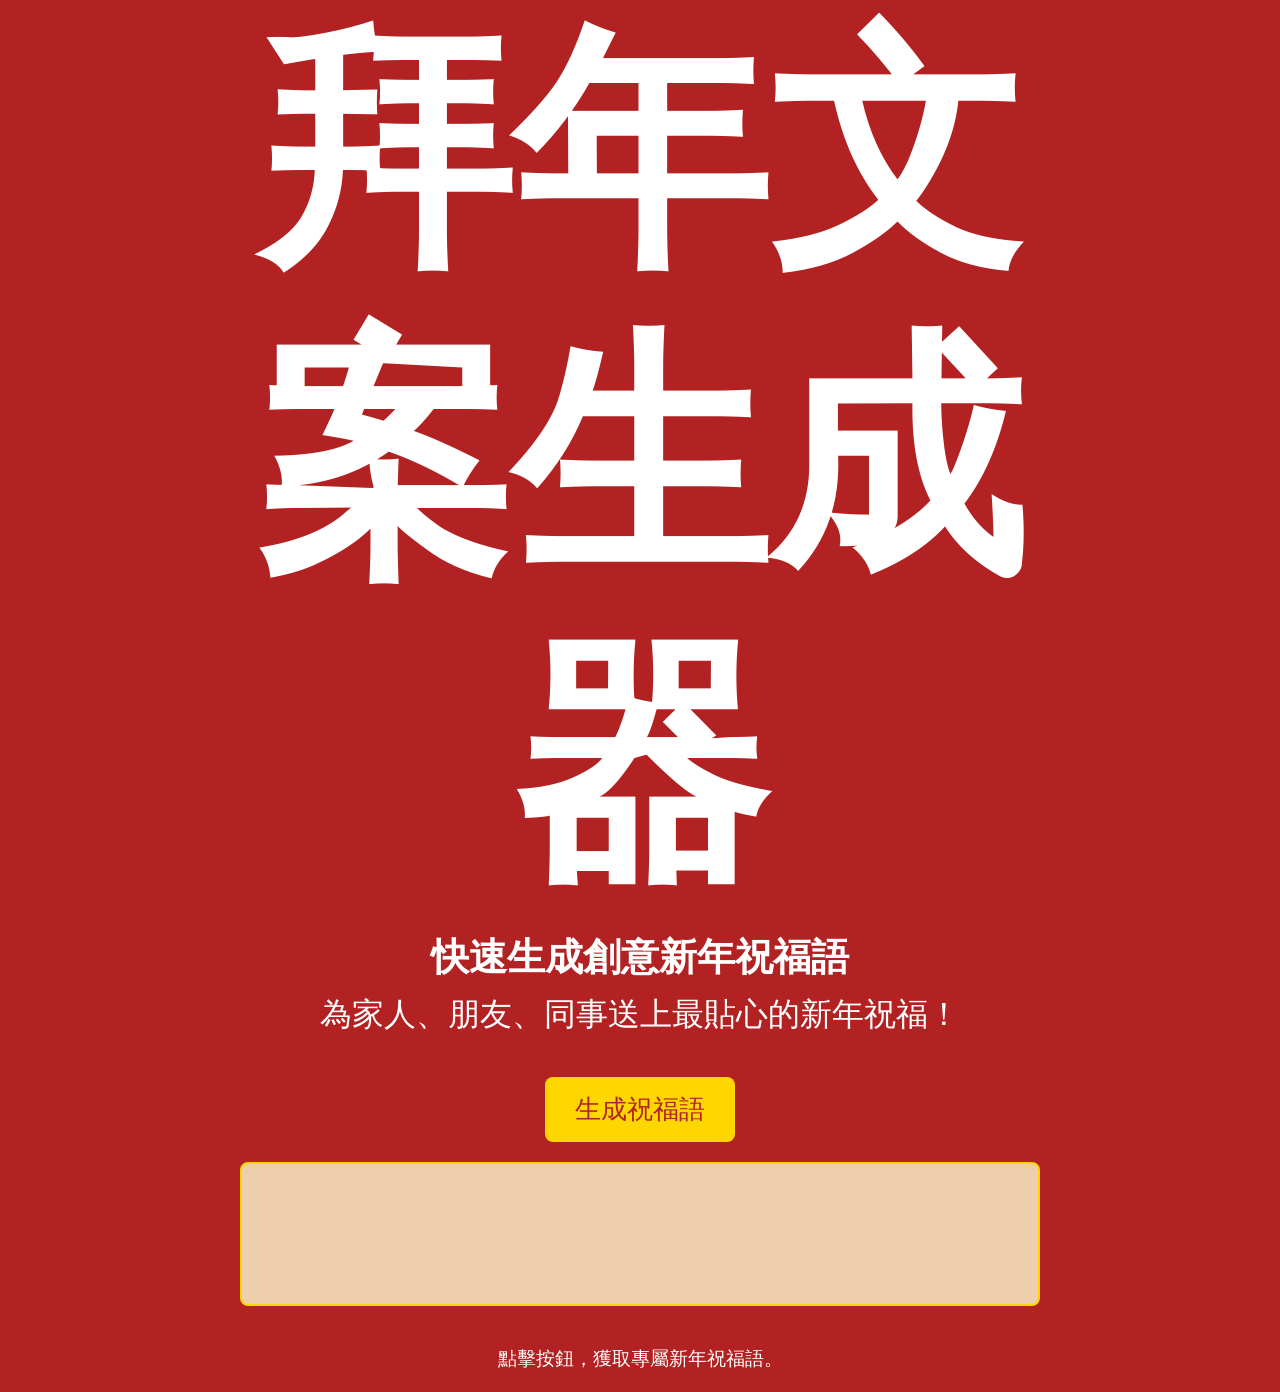
<file: index.html>
<!DOCTYPE html>
<html lang="zh-Hant">
<head>
    <meta charset="UTF-8">
    <meta name="viewport" content="width=device-width, initial-scale=1.0">
    <meta http-equiv="X-Frame-Options" content="DENY">
    <title>拜年文案生成器</title>
    <link rel="stylesheet" href="style.css">
</head>
<body>
    <div class="container">
        <header>
            <h1>拜年文案生成器</h1>
            <h2>快速生成創意新年祝福語</h2>
            <p>為家人、朋友、同事送上最貼心的新年祝福！</p>
        </header>
        
        <main>
            <div class="generator">
                <button id="generateBtn">生成祝福語</button>
                <div class="result-box" id="resultBox">
                    <div class="result-content" id="resultContent"></div>
                </div>
            </div>
        </main>
        
        <footer>
            <p>點擊按鈕，獲取專屬新年祝福語。</p>
        </footer>
    </div>
    
    <script src="script.js"></script>
</body>
</html>
</file>
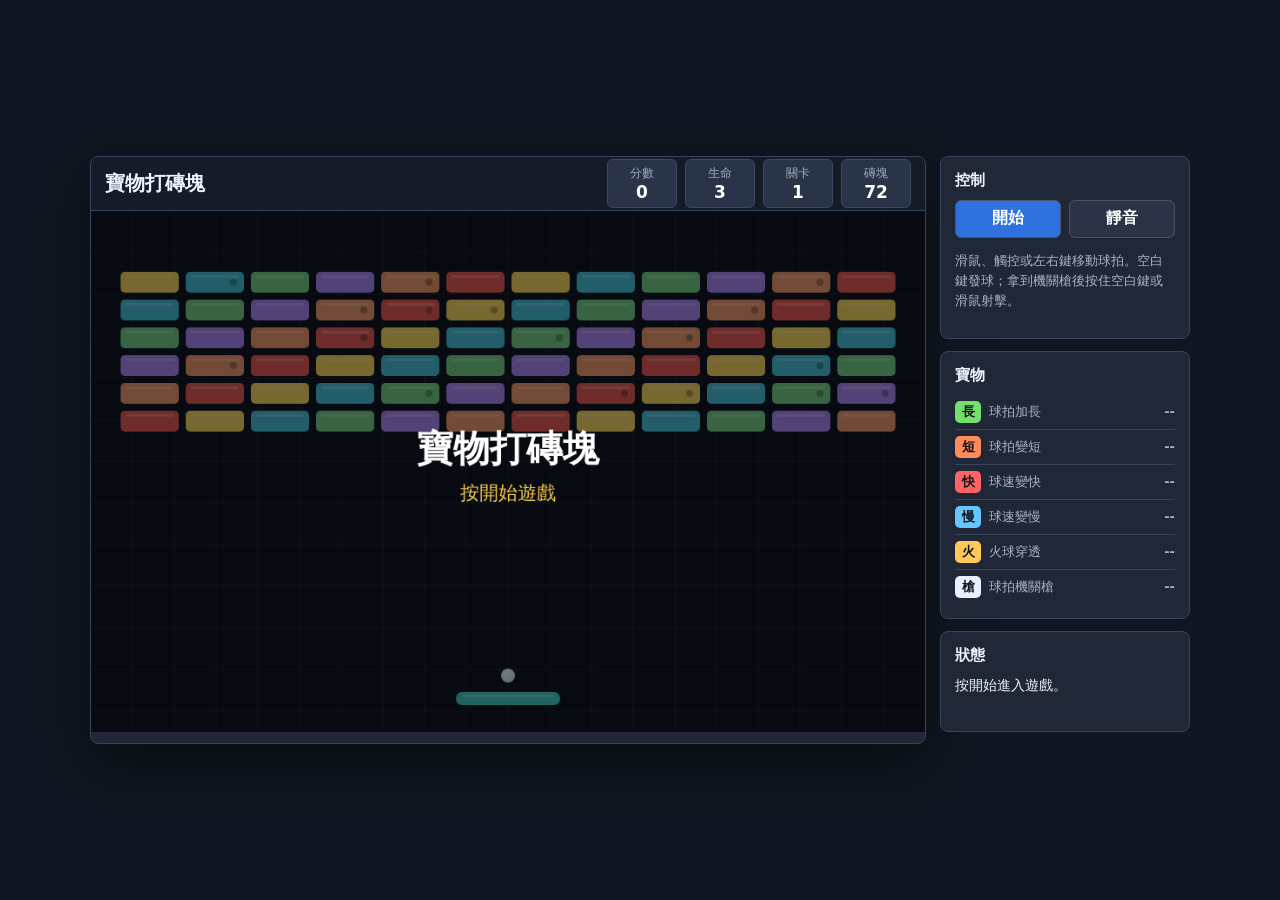
<file: breakout-treasure/index.html>
<!doctype html><html lang='zh-TW'><meta charset='utf-8'><meta name='viewport' content='width=device-width,initial-scale=1'><title>寶物打磚塊</title><style>*{box-sizing:border-box}body{margin:0;min-height:100vh;display:grid;place-items:center;background:#111722;color:#edf4ff;font-family:Segoe UI,Noto Sans TC,system-ui,sans-serif}.app{width:min(1100px,calc(100vw - 24px));display:grid;grid-template-columns:1fr 250px;gap:14px}.game{border:1px solid #38445c;background:#202838;border-radius:8px;overflow:hidden;box-shadow:0 18px 60px #0008}.bar{height:54px;display:flex;align-items:center;justify-content:space-between;padding:0 14px;background:#151b27;border-bottom:1px solid #38445c}.bar h1{font-size:20px;margin:0}.stats{display:flex;gap:8px}.stats span{min-width:70px;text-align:center;background:#2a3448;border:1px solid #3d4961;border-radius:6px;padding:5px 8px;color:#9fabbd;font-size:12px}.stats b{display:block;color:#fff;font-size:17px}canvas{display:block;width:100%;aspect-ratio:16/10;background:#101824;touch-action:none;cursor:none}.panel{border:1px solid #38445c;background:#202838;border-radius:8px;padding:14px;margin-bottom:12px}.panel h2{font-size:15px;margin:0 0 10px}button{height:38px;border:1px solid #45536c;border-radius:6px;background:#2f72df;color:white;font:inherit;font-weight:700;cursor:pointer}button+button{background:#2b3446}.btns{display:grid;grid-template-columns:1fr 1fr;gap:8px}.hint,.list{font-size:13px;color:#a8b3c5;line-height:1.55}.list div{display:flex;align-items:center;justify-content:space-between;border-bottom:1px solid #39445a;padding:6px 0}.list div:last-child{border:0}.tag{display:inline-grid;place-items:center;width:26px;height:22px;border-radius:5px;color:#10131a;font-weight:800;margin-right:8px}.status{min-height:42px;font-size:14px;line-height:1.45}@media(max-width:850px){body{padding:12px 0}.app{grid-template-columns:1fr}.bar{height:auto;min-height:54px;flex-wrap:wrap;padding:10px}.bar h1{width:100%}.stats{width:100%;flex-wrap:wrap}.stats span{flex:1}canvas{cursor:default}}</style><body><main class='app'><section class='game'><div class='bar'><h1>寶物打磚塊</h1><div class='stats'><span>分數<b id='score'>0</b></span><span>生命<b id='life'>3</b></span><span>關卡<b id='level'>1</b></span><span>磚塊<b id='left'>0</b></span></div></div><canvas id='c' width='960' height='600'></canvas></section><aside><section class='panel'><h2>控制</h2><div class='btns'><button id='start'>開始</button><button id='mute'>靜音</button></div><p class='hint'>滑鼠、觸控或左右鍵移動球拍。空白鍵發球；拿到機關槍後按住空白鍵或滑鼠射擊。</p></section><section class='panel'><h2>寶物</h2><div class='list' id='list'></div></section><section class='panel'><h2>狀態</h2><div class='status' id='status'>按開始進入遊戲。</div></section></aside></main><script>(()=>{const c=document.getElementById('c'),g=c.getContext('2d'),W=c.width,H=c.height,E={wide:['長','球拍加長','#72e06a',12],short:['短','球拍變短','#ff8a5c',9],fast:['快','球速變快','#ff6363',9],slow:['慢','球速變慢','#66c7ff',9],fire:['火','火球穿透','#ffc857',12],gun:['槍','球拍機關槍','#e8efff',12]},ids=['wide','short','fast','slow','fire','gun'],el=id=>document.getElementById(id);let score=0,life=3,level=1,run=0,wait=1,muted=0,px=420,pw=120,base=7,ball,br=[],po=[],bu=[],pa=[],eff={},keys={},down=0,fc=0,last=0,ac,master,music,mt=0,step=0;el('list').innerHTML=ids.map(k=>`<div><span><span class=tag style=background:${E[k][2]}>${E[k][0]}</span>${E[k][1]}</span><b id=t_${k}>--</b></div>`).join('');function audio(){if(ac)return;ac=new(AudioContext||webkitAudioContext);master=ac.createGain();music=ac.createGain();master.gain.value=.35;music.gain.value=.14;music.connect(master);master.connect(ac.destination)}function beep(f,d=.06,t='square',v=.2){if(!ac||muted)return;let n=ac.currentTime,o=ac.createOscillator(),a=ac.createGain();o.type=t;o.frequency.value=f;a.gain.setValueAtTime(.001,n);a.gain.exponentialRampToValueAtTime(v,n+.01);a.gain.exponentialRampToValueAtTime(.001,n+d);o.connect(a);a.connect(master);o.start(n);o.stop(n+d+.02)}function song(dt){if(!ac||muted||!run)return;mt-=dt;if(mt>0)return;let ns=[196,247,294,330,294,247,220,247],n=ac.currentTime,o=ac.createOscillator(),a=ac.createGain();o.type='triangle';o.frequency.value=ns[step++%ns.length]*(level>2?1.1:1);a.gain.setValueAtTime(.001,n);a.gain.exponentialRampToValueAtTime(.07,n+.02);a.gain.exponentialRampToValueAtTime(.001,n+.25);o.connect(a);a.connect(music);o.start(n);o.stop(n+.3);mt=.28}function stat(){el('score').textContent=score;el('life').textContent=life;el('level').textContent=level;el('left').textContent=br.length;ids.forEach(k=>el('t_'+k).textContent=eff[k]?Math.ceil(eff[k])+'s':'--')}function mk(){br=[];let rows=Math.min(5+level,8),cols=12,gap=8,bw=(W-68-gap*(cols-1))/cols,cs=['#f25f5c','#ffe066','#48cae4','#7bd88f','#b28dff','#f7a072'];for(let r=0;r<rows;r++)for(let col=0;col<cols;col++)br.push({x:34+col*(bw+gap),y:70+r*32,w:bw,h:24,hp:level>2&&r<2?2:1,c:cs[(r+col+level)%cs.length],p:Math.random()<.3?ids[Math.random()*ids.length|0]:0});stat()}function norm(){let m=(eff.fast?1.32:1)*(eff.slow?.74:1),s=base*m,l=Math.hypot(ball.vx,ball.vy)||1;ball.vx=ball.vx/l*s;ball.vy=ball.vy/l*s}function reset(){wait=1;ball={x:px+pw/2,y:H-65,r:8,vx:(Math.random()<.5?-1:1)*4,vy:-5.5};norm()}function start(){audio();if(ac.state==='suspended')ac.resume();score=0;life=3;level=1;base=7;px=W/2-60;pw=120;po=[];bu=[];pa=[];eff={};run=1;mk();reset();el('start').textContent='重開';el('status').textContent='打破磚塊找出隱藏寶物。';beep(520,.12,'triangle')}function serve(){if(run&&wait){wait=0;beep(600)}}function power(k){if(k==='wide'){delete eff.short;pw=180}if(k==='short'){delete eff.wide;pw=82}if(k==='fast')delete eff.slow;if(k==='slow')delete eff.fast;eff[k]=E[k][3];norm();el('status').textContent=E[k][1];beep(k==='gun'?900:700,.12,'sawtooth')}function burst(x,y,c){for(let i=0;i<10;i++){let a=Math.random()*7,s=1+Math.random()*3;pa.push({x,y,vx:Math.cos(a)*s,vy:Math.sin(a)*s,t:.45,c})}}function hit(i,shot){let b=br[i];b.hp-=eff.fire&&!shot?b.hp:1;if(b.hp<=0){score+=shot?8:10;if(b.p)po.push({k:b.p,x:b.x+b.w/2,y:b.y+b.h/2,s:24});burst(b.x+b.w/2,b.y+b.h/2,b.c);br.splice(i,1);beep(shot?780:620);if(!br.length){level++;base+=.35;po=[];bu=[];eff={};pw=120;mk();reset();el('status').textContent='過關！下一關開始。';beep(1040,.16,'triangle')}}else{score+=3;beep(330,.04,'triangle')}stat()}function lose(){life--;stat();beep(140,.2,'sawtooth');if(life<1){run=0;el('status').textContent='遊戲結束。按重開再挑戰。'}else{el('status').textContent='掉球了，按空白鍵重新發球。';reset()}}function update(dt){if(!run)return;if(keys.ArrowLeft||keys.a)px-=9;if(keys.ArrowRight||keys.d)px+=9;px=Math.max(0,Math.min(W-pw,px));if(wait){ball.x=px+pw/2;ball.y=H-62}ids.forEach(k=>{if(eff[k]){eff[k]-=dt;if(eff[k]<=0){delete eff[k];if(k==='wide'||k==='short')pw=120;if(k==='fast'||k==='slow')norm()}}});fc-=dt;if(eff.gun&&(down||keys[' '])&&!wait&&fc<=0){bu.push({x:px+pw*.28,y:H-50},{x:px+pw*.72,y:H-50});fc=.16;beep(980,.03)}if(!wait){ball.x+=ball.vx;ball.y+=ball.vy;if(ball.x<ball.r||ball.x>W-ball.r){ball.vx*=-1;ball.x=Math.max(ball.r,Math.min(W-ball.r,ball.x));beep(250,.03)}if(ball.y<ball.r){ball.vy*=-1;ball.y=ball.r;beep(280,.03)}if(ball.y>H+20)lose();if(ball.y+ball.r>H-46&&ball.y-ball.r<H-31&&ball.x>px&&ball.x<px+pw&&ball.vy>0){let q=(ball.x-px-pw/2)/(pw/2);ball.vx=q*7;ball.vy=-Math.abs(ball.vy);norm();ball.y=H-55;beep(430,.04)}for(let i=br.length-1;i>=0;i--){let b=br[i];if(ball.x+ball.r<b.x||ball.x-ball.r>b.x+b.w||ball.y+ball.r<b.y||ball.y-ball.r>b.y+b.h)continue;hit(i,0);if(!eff.fire){let ox=Math.min(ball.x+ball.r-b.x,b.x+b.w-ball.x+ball.r),oy=Math.min(ball.y+ball.r-b.y,b.y+b.h-ball.y+ball.r);if(ox<oy)ball.vx*=-1;else ball.vy*=-1}break}}for(let i=po.length-1;i>=0;i--){let p=po[i];p.y+=3;if(p.y+p.s/2>H-46&&p.x>px&&p.x<px+pw){power(p.k);po.splice(i,1)}else if(p.y>H+30)po.splice(i,1)}for(let i=bu.length-1;i>=0;i--){let q=bu[i];q.y-=9;let used=0;for(let j=br.length-1;j>=0;j--){let b=br[j];if(q.x>b.x&&q.x<b.x+b.w&&q.y>b.y&&q.y<b.y+b.h){hit(j,1);used=1;break}}if(used||q.y<0)bu.splice(i,1)}for(let i=pa.length-1;i>=0;i--){let p=pa[i];p.t-=dt;p.x+=p.vx;p.y+=p.vy;p.vy+=.04;if(p.t<=0)pa.splice(i,1)}stat()}function rr(x,y,w,h,r){g.beginPath();g.moveTo(x+r,y);g.arcTo(x+w,y,x+w,y+h,r);g.arcTo(x+w,y+h,x,y+h,r);g.arcTo(x,y+h,x,y,r);g.arcTo(x,y,x+w,y,r);g.fill()}function draw(){g.fillStyle='#101824';g.fillRect(0,0,W,H);g.strokeStyle='#ffffff10';for(let x=0;x<W;x+=48){g.beginPath();g.moveTo(x,0);g.lineTo(x,H);g.stroke()}for(let y=0;y<H;y+=48){g.beginPath();g.moveTo(0,y);g.lineTo(W,y);g.stroke()}br.forEach(b=>{g.fillStyle=b.c;rr(b.x,b.y,b.w,b.h,5);g.fillStyle='#ffffff40';g.fillRect(b.x+6,b.y+4,b.w-12,3);if(b.p){g.fillStyle='#0004';g.beginPath();g.arc(b.x+b.w-12,b.y+12,4,0,7);g.fill()}});po.forEach(p=>{g.save();g.translate(p.x,p.y);g.fillStyle=E[p.k][2];rr(-12,-12,24,24,6);g.strokeStyle='#fff';g.stroke();g.fillStyle='#10131a';g.font='bold 15px sans-serif';g.textAlign='center';g.textBaseline='middle';g.fillText(E[p.k][0],0,1);g.restore()});bu.forEach(q=>{g.fillStyle='#e8f1ff';rr(q.x-3,q.y-12,6,16,3);g.fillStyle='#45d6d0';g.fillRect(q.x-1,q.y-18,2,8)});pa.forEach(p=>{g.globalAlpha=Math.max(0,p.t/.45);g.fillStyle=p.c;g.fillRect(p.x,p.y,4,4);g.globalAlpha=1});g.fillStyle=eff.gun?'#e8efff':'#45d6d0';rr(px,H-46,pw,15,7);g.fillStyle='#ffffff55';g.fillRect(px+8,H-43,pw-16,3);if(eff.gun){g.fillStyle='#8794aa';g.fillRect(px+pw*.25,H-54,10,10);g.fillRect(px+pw*.7,H-54,10,10)}let grd=g.createRadialGradient(ball.x-3,ball.y-4,2,ball.x,ball.y,15);if(eff.fire){grd.addColorStop(0,'#fff3b0');grd.addColorStop(.5,'#ff8a00');grd.addColorStop(1,'#ef233c');g.shadowColor='#ff6b00';g.shadowBlur=20}else{grd.addColorStop(0,'#fff');grd.addColorStop(.6,'#c8f7ff');grd.addColorStop(1,'#45d6d0')}g.fillStyle=grd;g.beginPath();g.arc(ball.x,ball.y,ball.r,0,7);g.fill();g.shadowBlur=0;if(!run||wait){g.fillStyle='#0008';g.fillRect(0,0,W,H);g.textAlign='center';g.fillStyle='#fff';g.font='bold 42px sans-serif';g.fillText(run?'準備發球':'寶物打磚塊',W/2,H/2-12);g.fillStyle='#f7c948';g.font='22px sans-serif';g.fillText(run?'按空白鍵或點一下畫面':'按開始遊戲',W/2,H/2+32)}}function loop(t){let dt=Math.min(.033,(t-last)/1000||.016);last=t;update(dt);song(dt);draw();requestAnimationFrame(loop)}el('start').onclick=start;el('mute').onclick=()=>{audio();muted=!muted;master.gain.value=muted?0:.35;el('mute').textContent=muted?'開聲音':'靜音'};c.onpointermove=e=>{let r=c.getBoundingClientRect(),x=(e.clientX-r.left)/r.width*W;px=Math.max(0,Math.min(W-pw,x-pw/2))};c.onpointerdown=e=>{down=1;if(!run)start();else serve();c.setPointerCapture&&c.setPointerCapture(e.pointerId)};c.onpointerup=()=>down=0;c.onpointercancel=()=>down=0;onkeydown=e=>{keys[e.key]=1;keys[e.key.toLowerCase()]=1;if([' ','ArrowLeft','ArrowRight'].includes(e.key))e.preventDefault();if(e.key===' ')serve()};onkeyup=e=>{keys[e.key]=0;keys[e.key.toLowerCase()]=0};mk();reset();requestAnimationFrame(loop)})();</script>
</file>
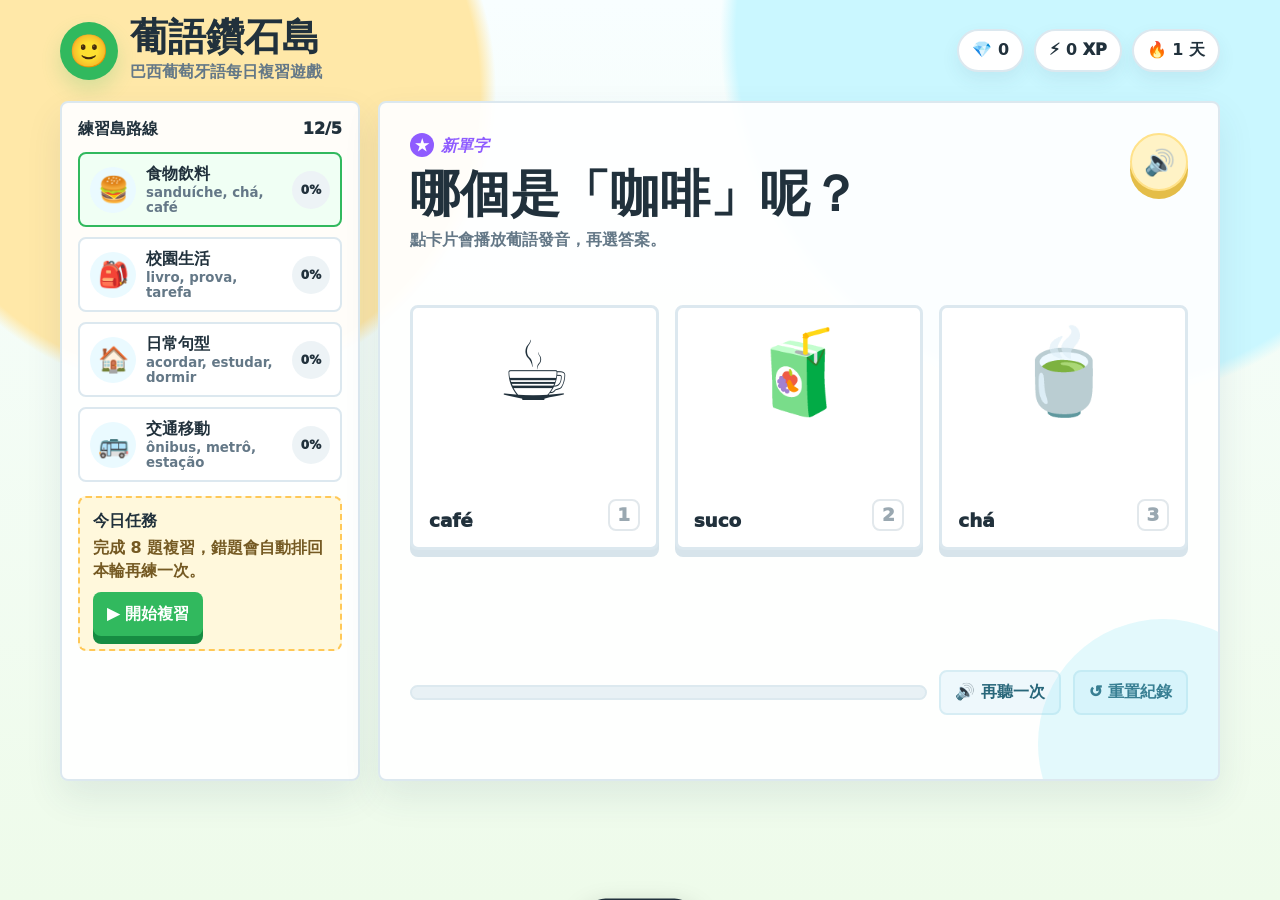
<file: portuguese-diamond-game/index.html>
<!doctype html><html lang='zh-Hant'><head><meta charset='utf-8'><meta name='viewport' content='width=device-width,initial-scale=1'><title>葡語鑽石島</title><style>:root{--g:#31b95e;--l:#7ed957;--b:#7bdff2;--y:#ffd166;--p:#8f5cff;--r:#ff7b6e;--i:#21313c;--m:#647887;--line:#dce8ef}*{box-sizing:border-box}body{margin:0;min-height:100vh;font-family:'Trebuchet MS','Microsoft JhengHei',system-ui,sans-serif;color:var(--i);background:radial-gradient(circle at 15% 10%,#ffe8a8 0 18rem,transparent 19rem),radial-gradient(circle at 85% 4%,#caf7ff 0 22rem,transparent 23rem),linear-gradient(#f8feff,#eefbea);overflow-x:hidden}button{font:inherit;border:0;cursor:pointer}button:focus-visible{outline:4px solid #8f5cff55;outline-offset:3px}.wrap{width:min(1160px,calc(100% - 24px));margin:auto;padding:18px 0 32px}.top{display:grid;grid-template-columns:1fr auto;gap:14px;align-items:center;margin-bottom:18px}.brand{display:flex;gap:12px;align-items:center}.face{width:58px;height:58px;border-radius:50%;background:var(--g);display:grid;place-items:center;box-shadow:0 10px 20px #31b95e33;font-size:32px}.brand h1{font-size:clamp(1.6rem,4vw,2.4rem);line-height:1;margin:0}.brand p{margin:.35rem 0 0;color:var(--m);font-weight:800}.stats{display:flex;gap:10px;flex-wrap:wrap}.pill{background:#fff;border:2px solid var(--line);border-radius:999px;padding:9px 13px;font-weight:1000;box-shadow:0 8px 18px #31506014}.grid{display:grid;grid-template-columns:300px 1fr;gap:18px}.panel{background:#ffffffee;border:2px solid var(--line);border-radius:8px;box-shadow:0 16px 36px #294b6018;min-width:0}.side{padding:16px}.side-title{display:flex;justify-content:space-between;font-weight:1000;margin-bottom:12px}.lessons{display:grid;gap:10px}.lesson{width:100%;display:grid;grid-template-columns:46px 1fr auto;align-items:center;gap:10px;text-align:left;background:#fff;border:2px solid var(--line);border-radius:8px;padding:10px;color:var(--i)}.lesson.active{border-color:var(--g);background:#f0fff4}.ico{width:46px;height:46px;border-radius:50%;display:grid;place-items:center;background:#eafaff;font-size:25px}.lesson b,.lesson small{display:block}.lesson small{color:var(--m);font-weight:800;overflow-wrap:anywhere}.ring{width:38px;height:38px;border-radius:50%;display:grid;place-items:center;background:conic-gradient(var(--y) var(--v),#edf3f6 0);font-size:12px;font-weight:1000}.daily{margin-top:14px;padding:13px;border:2px dashed #ffc857;border-radius:8px;background:#fff8dc}.daily b{display:block;margin-bottom:4px}.daily p{margin:0 0 10px;color:#755a23;font-weight:850;line-height:1.45}.game{padding:clamp(16px,3vw,30px);min-height:680px;position:relative;overflow:hidden}.game:after{content:'';position:absolute;right:-70px;bottom:-90px;width:250px;aspect-ratio:1;border-radius:50%;background:#7bdff233}.head{display:grid;grid-template-columns:1fr auto;gap:14px;align-items:start;position:relative}.mode{color:var(--p);font-weight:1000;margin-bottom:10px}.mode span{display:inline-grid;place-items:center;width:24px;height:24px;border-radius:50%;background:var(--p);color:white;margin-right:7px}.q{font-size:clamp(1.8rem,5vw,3.15rem);line-height:1.08;margin:0;overflow-wrap:anywhere}.q small{display:block;font-size:1rem;color:var(--m);font-weight:850;margin-top:10px}.sound{width:58px;height:58px;border-radius:50%;background:#fff3c6;border:2px solid #ffe28a;box-shadow:0 8px 0 #e4bd48;font-size:25px}.choices{display:grid;grid-template-columns:repeat(3,1fr);gap:16px;margin-top:56px;position:relative}.card{min-height:245px;background:white;border:3px solid var(--line);border-radius:8px;padding:16px;display:grid;grid-template-rows:1fr auto;text-align:left;box-shadow:0 7px 0 #d7e4eb;color:var(--i);transition:.16s}.card:hover{transform:translateY(-3px);border-color:var(--b)}.art{font-size:82px;display:grid;place-items:center}.ct{display:flex;justify-content:space-between;align-items:end;gap:8px;font-size:1.15rem;font-weight:1000}.key{width:32px;height:32px;border-radius:8px;border:2px solid #e2e8ec;display:grid;place-items:center;color:#9aa8b1}.ok{border-color:var(--g)!important;background:#effff4!important;box-shadow:0 7px 0 #8ee6aa!important}.bad{border-color:var(--r)!important;background:#fff0ef!important;box-shadow:0 7px 0 #ffb4ad!important}.sentence{display:none;margin-top:34px;gap:18px;position:relative}.answer{min-height:116px;border:3px dashed #cfe0e8;border-radius:8px;background:#f9fdff;padding:15px;display:flex;flex-wrap:wrap;gap:10px;align-items:center}.bank{display:flex;flex-wrap:wrap;gap:10px}.chip{background:white;border:2px solid #cfe0e8;border-radius:8px;padding:11px 15px;font-weight:1000;box-shadow:0 5px 0 #d7e4eb}.chip.sel{background:#eaf9ef;border-color:var(--g);box-shadow:0 5px 0 #9ee7b2}.fb{visibility:hidden;margin-top:22px;border-radius:8px;padding:14px;display:grid;grid-template-columns:1fr auto;gap:12px;align-items:center;border:2px solid transparent}.fb.show{visibility:visible}.fb.good{background:#ecfff2;border-color:#9ce9b2}.fb.oops{background:#fff2ef;border-color:#ffc0b8}.fb b{font-size:1.1rem}.fb p{margin:.2rem 0 0;color:var(--m);font-weight:850}.row{display:flex;gap:12px;align-items:center;margin-top:18px;position:relative}.bar{flex:1;height:15px;background:#e8f1f5;border:2px solid #dce9ef;border-radius:999px;overflow:hidden}.bar i{display:block;height:100%;width:var(--w);background:linear-gradient(90deg,var(--l),var(--y));border-radius:999px}.btn{min-height:44px;border-radius:8px;padding:10px 14px;font-weight:1000;background:var(--g);color:white;box-shadow:0 8px 0 #168c42}.btn:active{transform:translateY(5px);box-shadow:0 3px 0 #168c42}.ghost{min-height:44px;border-radius:8px;padding:10px 14px;font-weight:1000;background:#eef8fc;color:#28677a;border:2px solid #d7edf4}.done{display:none;text-align:center;padding:30px 10px}.done .big{font-size:120px}.done h2{font-size:clamp(2rem,5vw,3.4rem);margin:0}.done p{max-width:580px;margin:8px auto 18px;color:var(--m);font-weight:850}.toast{position:fixed;left:50%;bottom:18px;transform:translate(-50%,140%);background:#21313c;color:white;border-radius:999px;padding:10px 15px;font-weight:1000;box-shadow:0 12px 28px #0004;transition:.25s}.toast.show{transform:translate(-50%,0)}@media(max-width:900px){.grid{grid-template-columns:1fr}.choices{grid-template-columns:1fr;margin-top:32px}.card{min-height:150px;grid-template-columns:120px 1fr;grid-template-rows:1fr;align-items:center}.art{font-size:62px}.side{position:static}.lessons{grid-template-columns:repeat(2,minmax(0,1fr))}}@media(max-width:620px){.top,.head,.fb{grid-template-columns:1fr}.stats{justify-content:flex-start}.lessons{grid-template-columns:1fr}.q{font-size:1.85rem}.game{min-height:0}.row{display:grid}.btn,.ghost{width:100%}}</style></head><body><div class='wrap'><header class='top'><div class='brand'><div class='face'>🙂</div><div><h1>葡語鑽石島</h1><p>巴西葡萄牙語每日複習遊戲</p></div></div><div class='stats'><span class='pill'>💎 <b id='dia'>0</b></span><span class='pill'>⚡ <b id='xp'>0</b> XP</span><span class='pill'>🔥 <b id='st'>1</b> 天</span></div></header><main class='grid'><aside class='panel side'><div class='side-title'><span>練習島路線</span><span id='date'></span></div><div class='lessons' id='lessons'></div><div class='daily'><b>今日任務</b><p>完成 8 題複習，錯題會自動排回本輪再練一次。</p><button class='btn' id='start'>▶ 開始複習</button></div></aside><section class='panel game'><div id='play'><div class='head'><div><div class='mode'><span id='dot'>★</span><em id='mode'>新單字</em></div><h2 class='q' id='q'>哪個是「茶」呢？<small id='sub'>點卡片會播放葡語發音，再選答案。</small></h2></div><button class='sound' id='speak'>🔊</button></div><div class='choices' id='choices'></div><div class='sentence' id='sent'><div class='answer' id='answer'></div><div class='bank' id='bank'></div></div><div class='fb' id='fb'><div><b id='ft'>答對了</b><p id='fp'>+10 XP，+2 鑽石</p></div><button class='btn' id='next'>下一題</button></div><div class='row'><div class='bar'><i id='prog'></i></div><button class='ghost' id='again'>🔊 再聽一次</button><button class='ghost' id='reset'>↺ 重置紀錄</button></div></div><div class='done' id='done'><div class='big'>🏆</div><h2>今日複習完成</h2><p id='donep'>這一輪的單字和句型已經練過。</p><button class='btn' id='more'>繼續練習</button></div></section></main></div><div class='toast' id='toast'>已播放發音</div><script>const L=[{id:'food',ico:'🍔',title:'食物飲料',goal:'sanduíche, chá, café',cards:[{t:'c',m:'新單字',zh:'茶',a:'chá',d:['café','leite'],e:'Eu quero chá.',art:'🍵'},{t:'c',m:'新單字',zh:'咖啡',a:'café',d:['suco','chá'],e:'O café está quente.',art:'☕'},{t:'c',m:'新單字',zh:'三明治',a:'sanduíche',d:['pão','queijo'],e:'Eu como um sanduíche.',art:'🥪'},{t:'s',m:'句型',zh:'我想要一杯茶。',a:'Eu quero um chá',w:['quero','Eu','chá','um'],e:'Eu quero um chá.'}]},{id:'school',ico:'🎒',title:'校園生活',goal:'livro, prova, tarefa',cards:[{t:'c',m:'新單字',zh:'書',a:'livro',d:['lápis','prova'],e:'O livro é azul.',art:'📘'},{t:'c',m:'新單字',zh:'作業',a:'tarefa',d:['aula','caneta'],e:'A tarefa é fácil.',art:'📝'},{t:'c',m:'聽力',zh:'考試',a:'prova',d:['tarefa','livro'],e:'Tenho uma prova hoje.',art:'📄'},{t:'s',m:'句型',zh:'我今天有考試。',a:'Eu tenho prova hoje',w:['hoje','prova','tenho','Eu'],e:'Eu tenho prova hoje.'}]},{id:'daily',ico:'🏠',title:'日常句型',goal:'acordar, estudar, dormir',cards:[{t:'c',m:'新單字',zh:'學習',a:'estudar',d:['dormir','comer'],e:'Eu gosto de estudar.',art:'📚'},{t:'c',m:'新單字',zh:'睡覺',a:'dormir',d:['acordar','estudar'],e:'Vou dormir cedo.',art:'🌙'},{t:'c',m:'聽力',zh:'起床',a:'acordar',d:['chegar','morar'],e:'Eu acordo às seis.',art:'⏰'},{t:'s',m:'句型',zh:'我每天學葡語。',a:'Eu estudo português todos os dias',w:['português','Eu','todos','estudo','os','dias'],e:'Eu estudo português todos os dias.'}]},{id:'travel',ico:'🚌',title:'交通移動',goal:'ônibus, metrô, estação',cards:[{t:'c',m:'新單字',zh:'公車',a:'ônibus',d:['metrô','avião'],e:'O ônibus chegou.',art:'🚌'},{t:'c',m:'新單字',zh:'捷運',a:'metrô',d:['rua','ônibus'],e:'Vou de metrô.',art:'🚇'},{t:'c',m:'聽力',zh:'車站',a:'estação',d:['cidade','praia'],e:'A estação fica perto.',art:'🚉'},{t:'s',m:'句型',zh:'車站在學校附近。',a:'A estação fica perto da escola',w:['perto','A','da','fica','escola','estação'],e:'A estação fica perto da escola.'}]}];const E=id=>document.getElementById(id),art={chá:'🍵',café:'☕',leite:'🥛',suco:'🧃',sanduíche:'🥪',pão:'🍞',queijo:'🧀',livro:'📘',lápis:'✏️',prova:'📄',tarefa:'📝',aula:'🏫',caneta:'🖊️',estudar:'📚',dormir:'🌙',acordar:'⏰',comer:'🍽️',chegar:'🚌',morar:'🏠',ônibus:'🚌',metrô:'🚇',avião:'✈️',rua:'🛣️',estação:'🚉',cidade:'🏙️',praia:'🏖️'};let S={lesson:'food',queue:[],cur:null,pick:[],lock:false,got:0,total:8,stat:load()};function load(){try{return Object.assign({xp:0,dia:0,st:1,p:{},last:''},JSON.parse(localStorage.ptDiamondIsland||'{}'))}catch{return{xp:0,dia:0,st:1,p:{},last:''}}}function save(){localStorage.ptDiamondIsland=JSON.stringify(S.stat)}function speak(t){if(!speechSynthesis)return toast('瀏覽器不支援語音');speechSynthesis.cancel();let u=new SpeechSynthesisUtterance(t);u.lang='pt-BR';u.rate=.88;u.pitch=1.06;speechSynthesis.speak(u)}function toast(t){E('toast').textContent=t;E('toast').classList.add('show');clearTimeout(toast.t);toast.t=setTimeout(()=>E('toast').classList.remove('show'),1200)}function day(){let d=new Date;return d.toISOString().slice(0,10)}function streak(){let t=day(),y=new Date(Date.now()-864e5).toISOString().slice(0,10);if(S.stat.last!==t){S.stat.st=S.stat.last===y?S.stat.st+1:1;S.stat.last=t;save()}}function stats(){E('dia').textContent=S.stat.dia;E('xp').textContent=S.stat.xp;E('st').textContent=S.stat.st;E('date').textContent=new Intl.DateTimeFormat('zh-TW',{month:'numeric',day:'numeric'}).format(new Date)}function map(){E('lessons').innerHTML='';L.forEach(l=>{let p=S.stat.p[l.id]||0,b=document.createElement('button');b.className='lesson '+(l.id===S.lesson?'active':'');b.innerHTML='<span class=ico>'+l.ico+'</span><span><b>'+l.title+'</b><small>'+l.goal+'</small></span><span class=ring style=--v:'+p+'%>'+p+'%</span>';b.onclick=()=>{S.lesson=l.id;round(false);map()};E('lessons').append(b)})}function sh(a){return[...a].sort(()=>Math.random()-.5)}function active(){return L.find(l=>l.id===S.lesson)||L[0]}function pool(){let l=active(),a=l.cards.map(c=>({...c,lid:l.id})),r=L.filter(x=>x.id!==l.id).flatMap(x=>x.cards.slice(0,2).map(c=>({...c,lid:x.id,rev:true})));return[...sh(a),...sh(r)].slice(0,S.total)}function round(msg=true){S.got=0;S.lock=false;S.pick=[];S.queue=pool();E('done').style.display='none';E('play').style.display='block';if(msg)toast('開始今日複習');next()}function next(){S.lock=false;S.pick=[];E('fb').className='fb';if(S.got>=S.total||!S.queue.length)return finish();S.cur=S.queue.shift();render();prog();setTimeout(()=>speak(S.cur.t==='s'?S.cur.e:S.cur.a),250)}function render(){let c=S.cur;E('mode').textContent=c.rev?'間隔複習':c.m;E('dot').textContent=c.t==='s'?'文':'★';E('q').childNodes[0].nodeValue=c.t==='s'?'排出這句葡語：'+c.zh:'哪個是「'+c.zh+'」呢？';E('sub').textContent=c.t==='s'?'點字卡組句；每個字都可以朗讀。':'點卡片會播放葡語發音，再選答案。';if(c.t==='s'){E('choices').style.display='none';E('sent').style.display='grid';sentence()}else{E('sent').style.display='none';E('choices').style.display='grid';choices()}}function choices(){let c=S.cur,ops=sh([{w:c.a,a:c.art,ok:1},...c.d.map(w=>({w,a:art[w]||'🔹',ok:0}))]);E('choices').innerHTML='';ops.forEach((o,i)=>{let b=document.createElement('button');b.className='card';b.innerHTML='<span class=art>'+(o.a||art[o.w]||'🔹')+'</span><span class=ct><span>'+o.w+'</span><span class=key>'+(i+1)+'</span></span>';b.onclick=()=>{speak(o.w);answer(b,o.ok)};E('choices').append(b)})}function answer(b,ok){if(S.lock)return;S.lock=true;b.classList.add(ok?'ok':'bad');if(!ok)[...E('choices').children].forEach(x=>{if(x.textContent.includes(S.cur.a))x.classList.add('ok')});complete(!!ok)}function sentence(){E('answer').innerHTML='';E('bank').innerHTML='';S.cur.w.forEach(w=>{let b=document.createElement('button');b.className='chip';b.textContent=w;b.onclick=()=>pick(b,w);E('bank').append(b)})}function pick(b,w){if(S.lock||b.classList.contains('sel'))return;b.classList.add('sel');S.pick.push(w);let a=document.createElement('button');a.className='chip sel';a.textContent=w;a.onclick=()=>{if(S.lock)return;let i=[...E('answer').children].indexOf(a);S.pick.splice(i,1);b.classList.remove('sel');a.remove()};E('answer').append(a);speak(w);if(S.pick.length===S.cur.w.length){S.lock=true;complete(S.pick.join(' ')===S.cur.a)}}function complete(ok){if(ok){S.got++;S.stat.xp+=10;S.stat.dia+=2;let p=S.stat.p[S.cur.lid]||0;S.stat.p[S.cur.lid]=Math.min(100,p+8);E('fb').className='fb show good';E('ft').textContent='答對了';E('fp').textContent='+10 XP，+2 鑽石。例句：'+S.cur.e;speak('Muito bem!')}else{S.queue.splice(Math.min(2,S.queue.length),0,S.cur);E('fb').className='fb show oops';E('ft').textContent='再練一次';E('fp').textContent='正確答案是：'+S.cur.a+'。這題會排回本輪複習。';speak(S.cur.a)}streak();save();stats();map();prog()}function prog(){E('prog').style.setProperty('--w',Math.min(100,Math.round(S.got/S.total*100))+'%')}function finish(){E('play').style.display='none';E('done').style.display='block';E('donep').textContent='本輪拿到 '+S.got*10+' XP 和 '+S.got*2+' 顆鑽石。可以繼續刷題，或點左邊進階下一座島。';toast('今日複習完成')}E('start').onclick=()=>round();E('next').onclick=next;E('more').onclick=()=>round();E('speak').onclick=()=>speak(S.cur.t==='s'?S.cur.e:S.cur.a);E('again').onclick=()=>speak(S.cur.e||S.cur.a);E('reset').onclick=()=>{localStorage.removeItem('ptDiamondIsland');S.stat=load();stats();map();round(false);toast('紀錄已重置')};addEventListener('keydown',e=>{let n=+e.key;if(S.lock&&e.key==='Enter')next();if(!S.lock&&n>=1&&n<=3&&E('choices').style.display!=='none')E('choices').children[n-1]?.click()});streak();stats();map();round(false);</script></body></html>
</file>
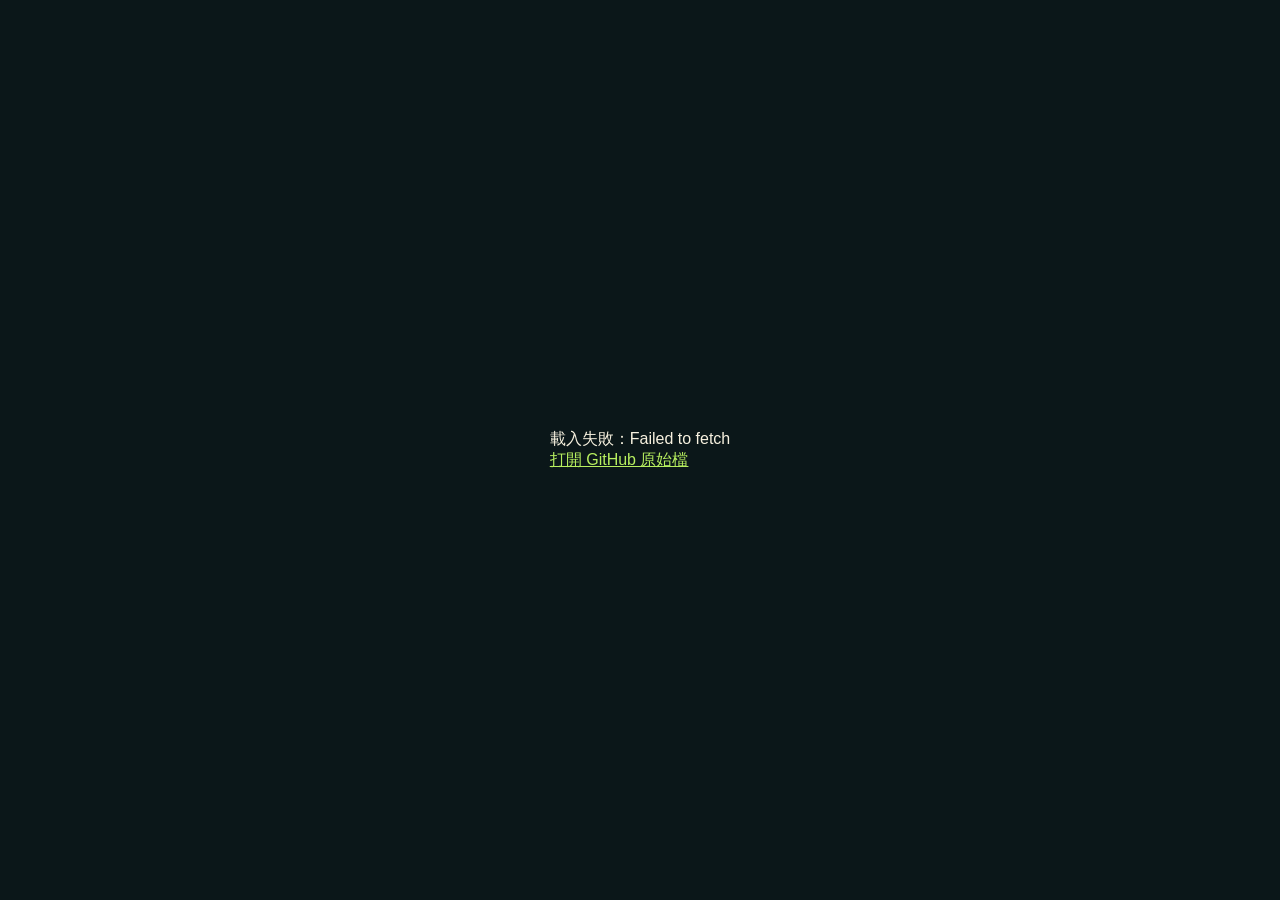
<file: word-blaster/index.html>
<!DOCTYPE html>
<html lang="zh-TW">
<head>
  <meta charset="UTF-8">
  <meta name="viewport" content="width=device-width, initial-scale=1.0">
  <title>Word Blaster</title>
  <style>
    body {
      min-height: 100vh;
      margin: 0;
      display: grid;
      place-items: center;
      background: #0b1719;
      color: #f7f1df;
      font-family: Arial, "Noto Sans TC", sans-serif;
    }
    a { color: #b7ef5f; }
  </style>
</head>
<body>
  <main id="status">載入 Word Blaster...</main>
  <script>
    const source = "https://raw.githubusercontent.com/babyrabbit1202/word-blaster/main/index.html";
    fetch(source, { cache: "no-store" })
      .then((response) => {
        if (!response.ok) throw new Error("HTTP " + response.status);
        return response.text();
      })
      .then((html) => {
        document.open();
        document.write(html);
        document.close();
      })
      .catch((error) => {
        document.getElementById("status").innerHTML =
          `載入失敗：${error.message}<br><a href="https://github.com/babyrabbit1202/word-blaster/blob/main/index.html">打開 GitHub 原始檔</a>`;
      });
  </script>
</body>
</html>
</file>
<file: style.css>
:root {
    --color-primary-red: #B22222;
    --color-primary-yellow: #FFD700;
    --color-secondary-orange: #FFA500;
    --color-text-light: #FFFFFF;
    --color-text-dark: #000000;
    --color-result-box-bg: rgba(255, 250, 205, 0.8); /* LemonChiffon with alpha */
    --color-notification-success-bg: rgba(0, 0, 0, 0.8);
    --color-notification-error-bg: rgba(220, 53, 69, 0.9);
}

/* 基本樣式 */
body {
    margin: 0;
    padding: 0;
    background-color: var(--color-primary-red);
    color: var(--color-text-light);
    font-family: 'Kaiti SC', 'PingFang SC', sans-serif;
    min-height: 100vh;
    display: flex;
    justify-content: center;
    align-items: center;
}

.container {
    width: 90%;
    max-width: 800px;
    text-align: center;
}

/* 標題區樣式 */
header h1 {
    font-family: 'Kaiti SC', serif;
    font-size: 20vw;
    margin: 0;
    line-height: 1.2;
}

header h2 {
    font-family: 'PingFang SC', sans-serif;
    font-size: 3vw;
    font-weight: bold;
    margin: 10px 0;
}

header p {
    font-family: 'PingFang SC', sans-serif;
    font-size: 2.5vw;
    margin: 5px 0;
}

/* 生成區域樣式 */
.generator {
    margin: 40px 0;
}

#generateBtn {
    background-color: var(--color-primary-yellow);
    color: var(--color-primary-red);
    border: none;
    border-radius: 8px;
    padding: 15px 30px;
    font-size: 2vw;
    font-family: 'PingFang SC', sans-serif;
    cursor: pointer;
    transition: all 0.2s ease;
}

#generateBtn:hover {
    background: linear-gradient(to right, var(--color-secondary-orange), var(--color-primary-yellow));
}

#generateBtn:active {
    transform: scale(0.95);
}

.result-box {
    background-color: var(--color-result-box-bg);
    border: 2px solid var(--color-primary-yellow);
    border-radius: 8px;
    margin-top: 20px;
    padding: 20px;
    min-height: 100px;
    display: flex;
    align-items: center;
    justify-content: center;
}

.result-content {
    font-family: 'PingFang SC', sans-serif;
    font-size: 2vw;
    color: var(--color-text-dark);
    text-align: center;
    word-wrap: break-word;
    opacity: 0;
    animation: fadeIn 0.3s forwards;
}

@keyframes fadeIn {
    from { opacity: 0; transform: translateY(20px); }
    to { opacity: 1; transform: translateY(0); }
}

/* 底部提示樣式 */
footer p {
    font-family: 'Kaiti SC', serif;
    font-size: 1.5vw;
    margin: 20px 0;
}

/* 複製成功提示 */
.copy-success {
    position: fixed;
    top: 20px;
    left: 50%;
    transform: translateX(-50%);
    background: var(--color-notification-success-bg);
    color: var(--color-text-light);
    padding: 10px 20px;
    border-radius: 5px;
    animation: fadeOut 0.5s 1s forwards;
}

/* 複製失敗提示 */
.copy-error {
    position: fixed;
    top: 20px;
    left: 50%;
    transform: translateX(-50%);
    background: var(--color-notification-error-bg); /* Reddish background for error */
    color: var(--color-text-light);
    padding: 10px 20px;
    border-radius: 5px;
    animation: fadeOut 0.5s 2.5s forwards; /* Keep it on screen slightly longer */
}

@keyframes fadeOut {
    from { opacity: 1; }
    to { opacity: 0; }
}
</file>
